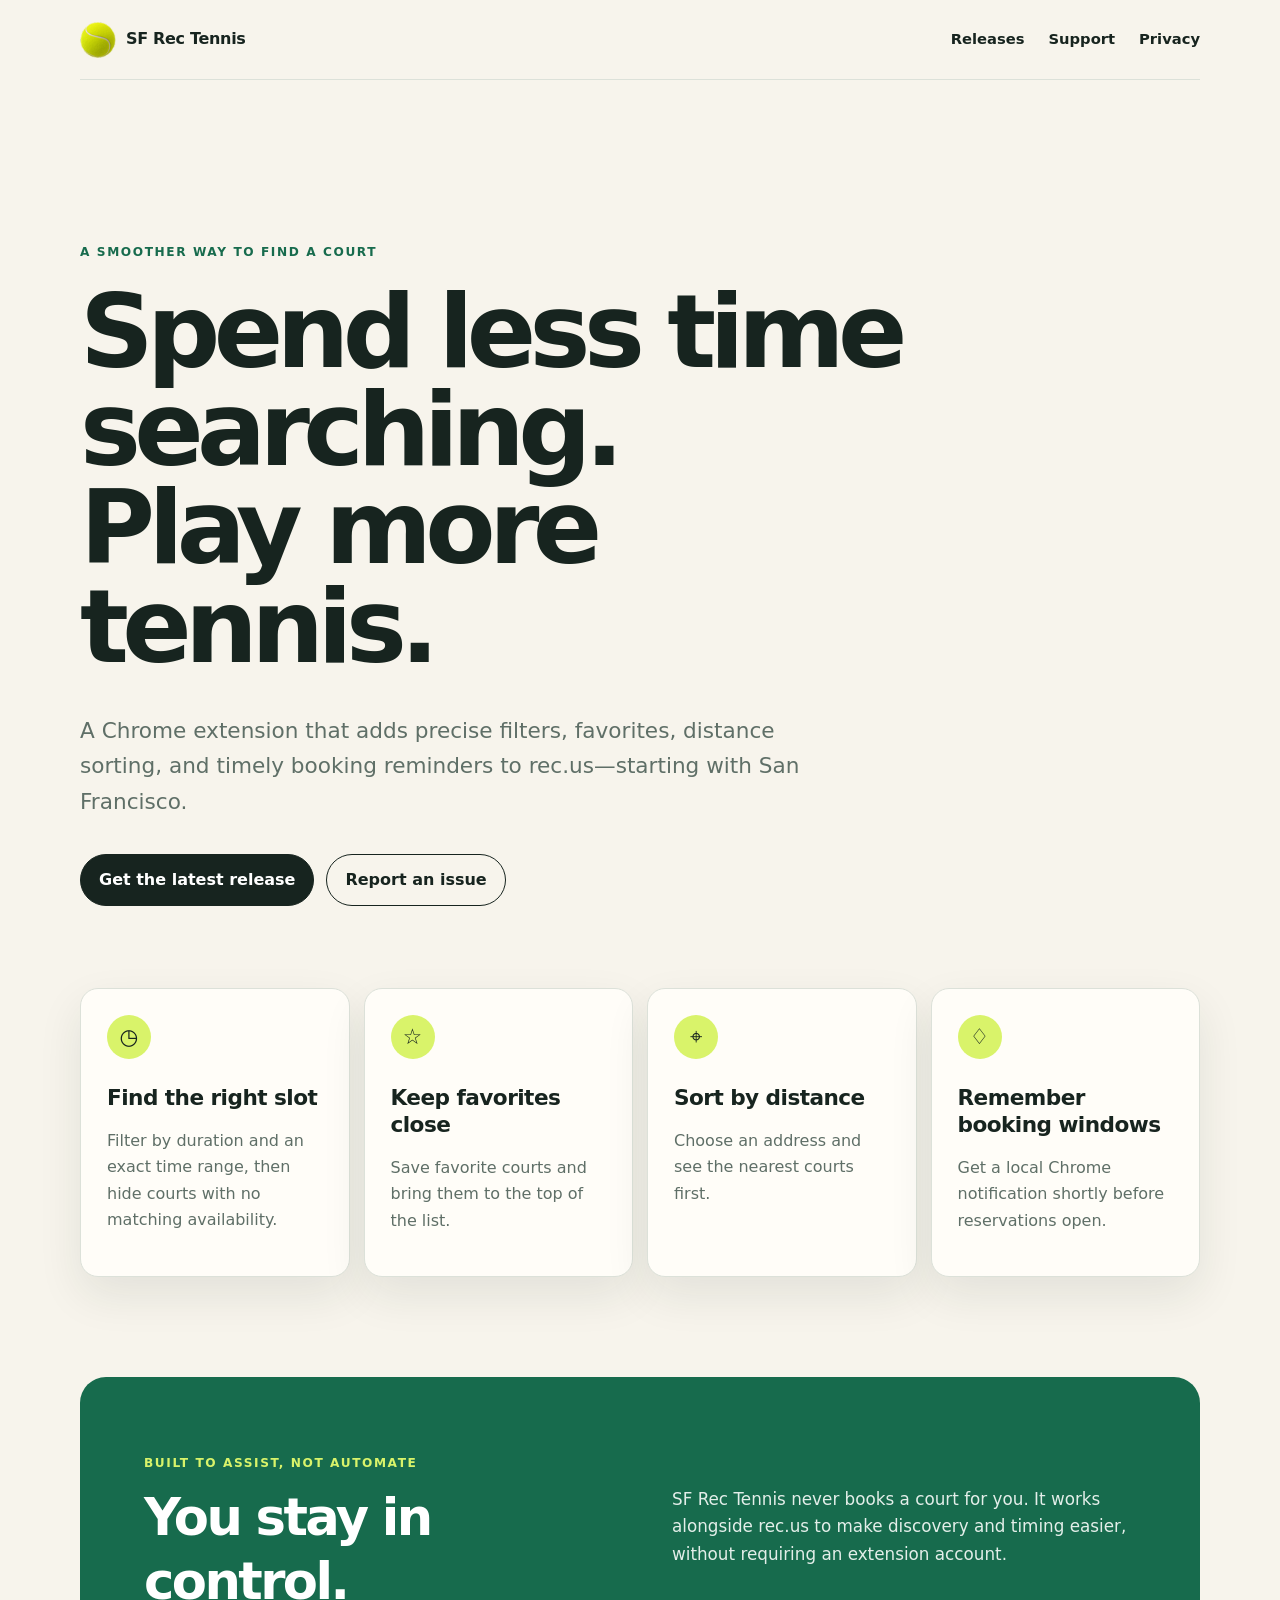
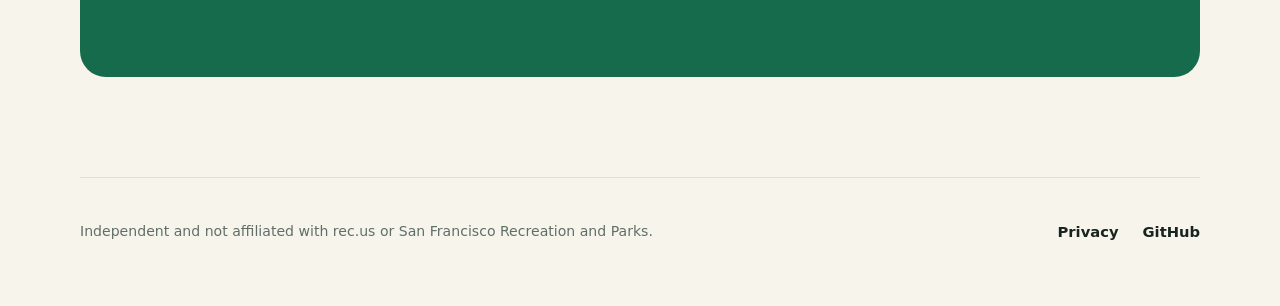
<file: docs/index.html>
<!doctype html>
<html lang="en">
  <head>
    <meta charset="utf-8">
    <meta name="viewport" content="width=device-width, initial-scale=1">
    <meta name="description" content="SF Rec Tennis adds better filters, favorites, distance sorting, and reservation reminders to rec.us tennis listings.">
    <title>SF Rec Tennis</title>
    <link rel="icon" href="icon-48.png">
    <link rel="stylesheet" href="styles.css">
  </head>
  <body>
    <header class="nav">
      <a class="brand" href="./"><img src="icon-48.png" alt="" width="36" height="36">SF Rec Tennis</a>
      <nav aria-label="Main navigation">
        <a href="https://github.com/araid/sf-rec-tennis/releases">Releases</a>
        <a href="https://github.com/araid/sf-rec-tennis/issues">Support</a>
        <a href="privacy.html">Privacy</a>
      </nav>
    </header>
    <main>
      <section class="hero">
        <p class="eyebrow">A smoother way to find a court</p>
        <h1>Spend less time searching.<br>Play more tennis.</h1>
        <p class="lede">A Chrome extension that adds precise filters, favorites, distance sorting, and timely booking reminders to rec.us—starting with San Francisco.</p>
        <div class="actions">
          <a class="button primary" href="https://github.com/araid/sf-rec-tennis/releases">Get the latest release</a>
          <a class="button" href="https://github.com/araid/sf-rec-tennis/issues">Report an issue</a>
        </div>
      </section>
      <section class="features" aria-label="Features">
        <article><span aria-hidden="true">◷</span><h2>Find the right slot</h2><p>Filter by duration and an exact time range, then hide courts with no matching availability.</p></article>
        <article><span aria-hidden="true">☆</span><h2>Keep favorites close</h2><p>Save favorite courts and bring them to the top of the list.</p></article>
        <article><span aria-hidden="true">⌖</span><h2>Sort by distance</h2><p>Choose an address and see the nearest courts first.</p></article>
        <article><span aria-hidden="true">♢</span><h2>Remember booking windows</h2><p>Get a local Chrome notification shortly before reservations open.</p></article>
      </section>
      <section class="note">
        <div><p class="eyebrow">Built to assist, not automate</p><h2>You stay in control.</h2></div>
        <p>SF Rec Tennis never books a court for you. It works alongside rec.us to make discovery and timing easier, without requiring an extension account.</p>
      </section>
    </main>
    <footer>
      <p>Independent and not affiliated with rec.us or San Francisco Recreation and Parks.</p>
      <div><a href="privacy.html">Privacy</a><a href="https://github.com/araid/sf-rec-tennis">GitHub</a></div>
    </footer>
  </body>
</html>
</file>
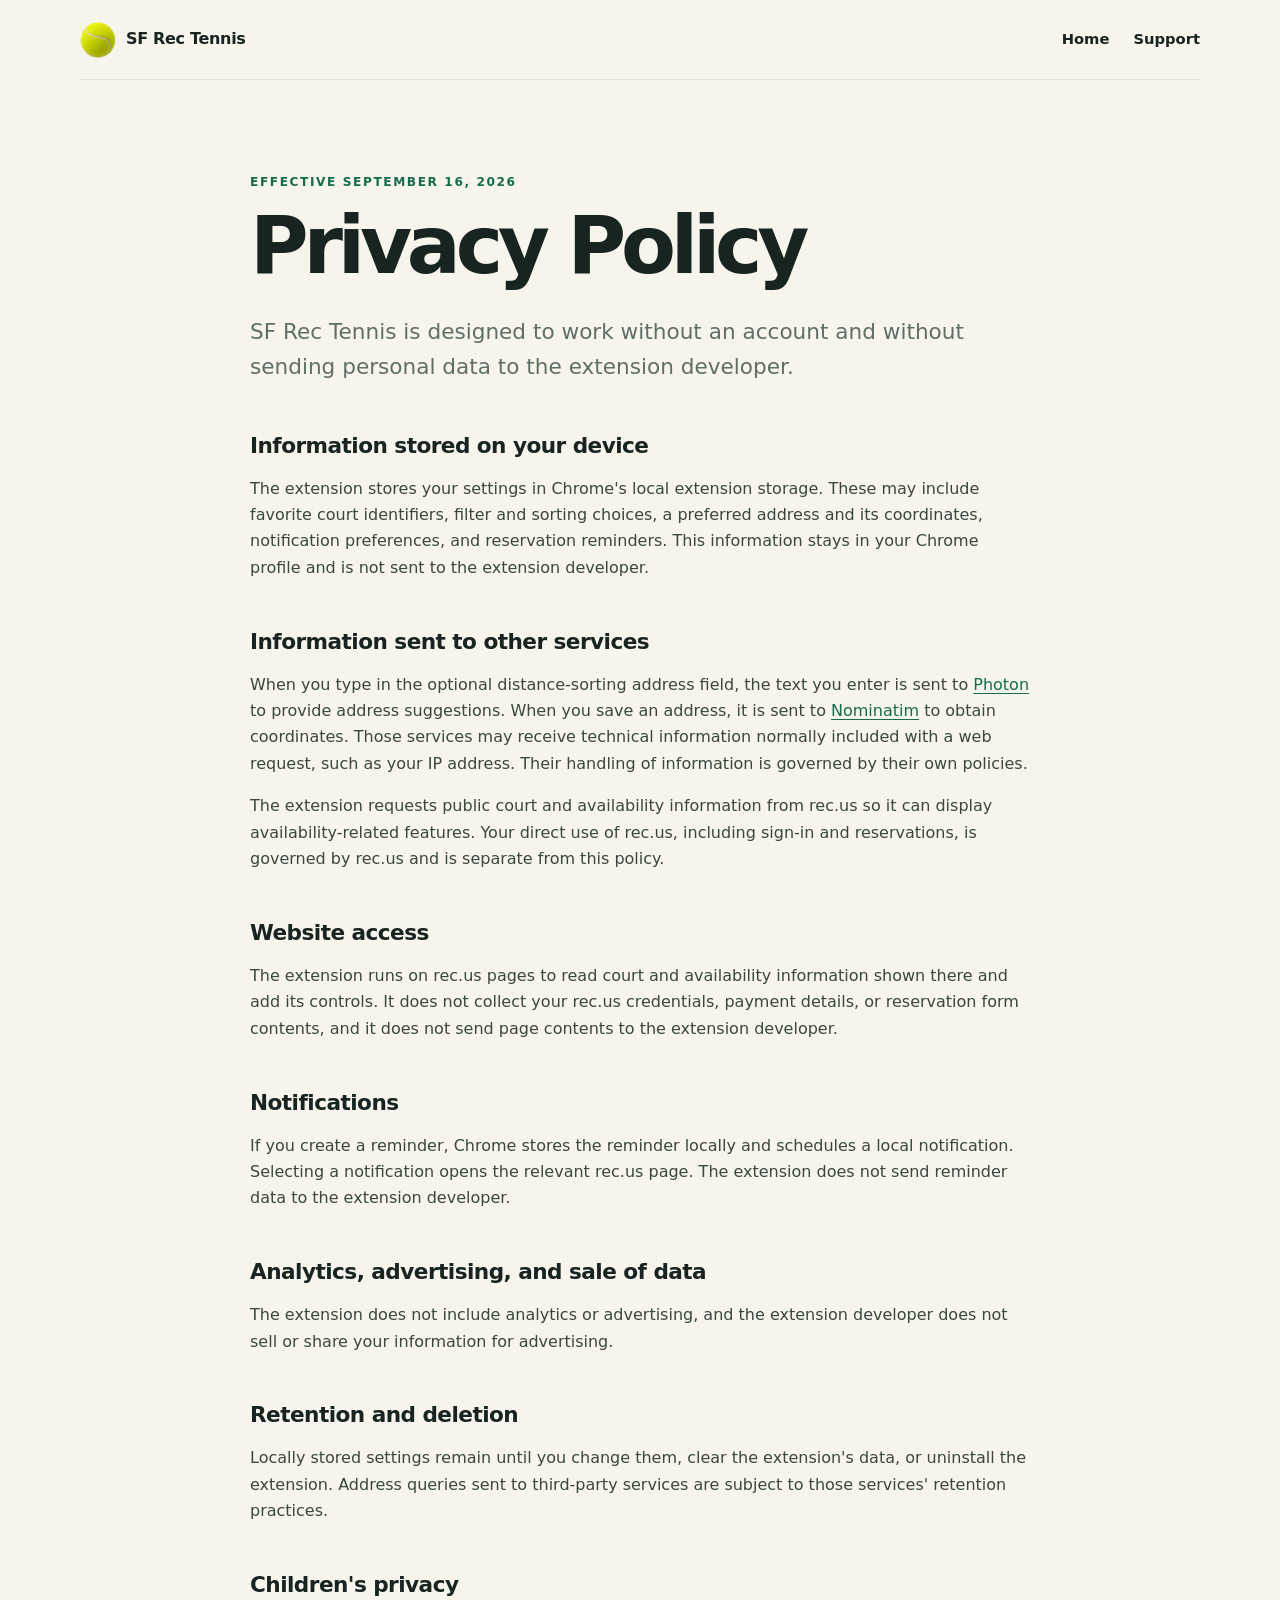
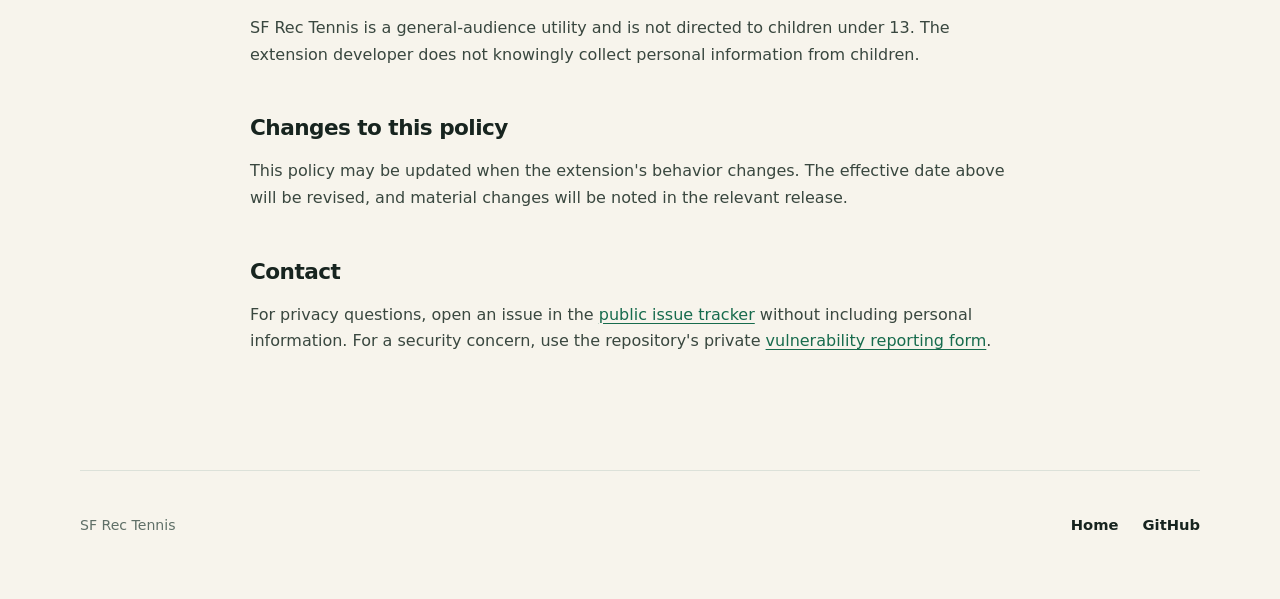
<file: docs/privacy.html>
<!doctype html>
<html lang="en">
  <head>
    <meta charset="utf-8">
    <meta name="viewport" content="width=device-width, initial-scale=1">
    <meta name="description" content="Privacy policy for the SF Rec Tennis Chrome extension.">
    <title>Privacy Policy · SF Rec Tennis</title>
    <link rel="icon" href="icon-48.png">
    <link rel="stylesheet" href="styles.css">
  </head>
  <body>
    <header class="nav">
      <a class="brand" href="./"><img src="icon-48.png" alt="" width="36" height="36">SF Rec Tennis</a>
      <nav aria-label="Main navigation"><a href="./">Home</a><a href="https://github.com/araid/sf-rec-tennis/issues">Support</a></nav>
    </header>
    <main class="policy">
      <p class="eyebrow">Effective September 16, 2026</p>
      <h1>Privacy Policy</h1>
      <p class="lede">SF Rec Tennis is designed to work without an account and without sending personal data to the extension developer.</p>

      <h2>Information stored on your device</h2>
      <p>The extension stores your settings in Chrome's local extension storage. These may include favorite court identifiers, filter and sorting choices, a preferred address and its coordinates, notification preferences, and reservation reminders. This information stays in your Chrome profile and is not sent to the extension developer.</p>

      <h2>Information sent to other services</h2>
      <p>When you type in the optional distance-sorting address field, the text you enter is sent to <a href="https://photon.komoot.io/">Photon</a> to provide address suggestions. When you save an address, it is sent to <a href="https://nominatim.openstreetmap.org/">Nominatim</a> to obtain coordinates. Those services may receive technical information normally included with a web request, such as your IP address. Their handling of information is governed by their own policies.</p>
      <p>The extension requests public court and availability information from rec.us so it can display availability-related features. Your direct use of rec.us, including sign-in and reservations, is governed by rec.us and is separate from this policy.</p>

      <h2>Website access</h2>
      <p>The extension runs on rec.us pages to read court and availability information shown there and add its controls. It does not collect your rec.us credentials, payment details, or reservation form contents, and it does not send page contents to the extension developer.</p>

      <h2>Notifications</h2>
      <p>If you create a reminder, Chrome stores the reminder locally and schedules a local notification. Selecting a notification opens the relevant rec.us page. The extension does not send reminder data to the extension developer.</p>

      <h2>Analytics, advertising, and sale of data</h2>
      <p>The extension does not include analytics or advertising, and the extension developer does not sell or share your information for advertising.</p>

      <h2>Retention and deletion</h2>
      <p>Locally stored settings remain until you change them, clear the extension's data, or uninstall the extension. Address queries sent to third-party services are subject to those services' retention practices.</p>

      <h2>Children's privacy</h2>
      <p>SF Rec Tennis is a general-audience utility and is not directed to children under 13. The extension developer does not knowingly collect personal information from children.</p>

      <h2>Changes to this policy</h2>
      <p>This policy may be updated when the extension's behavior changes. The effective date above will be revised, and material changes will be noted in the relevant release.</p>

      <h2>Contact</h2>
      <p>For privacy questions, open an issue in the <a href="https://github.com/araid/sf-rec-tennis/issues">public issue tracker</a> without including personal information. For a security concern, use the repository's private <a href="https://github.com/araid/sf-rec-tennis/security/advisories/new">vulnerability reporting form</a>.</p>
    </main>
    <footer><p>SF Rec Tennis</p><div><a href="./">Home</a><a href="https://github.com/araid/sf-rec-tennis">GitHub</a></div></footer>
  </body>
</html>
</file>
<file: docs/styles.css>
:root {
  color-scheme: light;
  --ink: #17241f;
  --muted: #5f6f67;
  --paper: #f7f4ec;
  --card: #fffdf8;
  --line: #dce1d9;
  --green: #176b4d;
  --lime: #d9f36a;
  --shadow: 0 18px 45px rgba(22, 49, 38, .09);
}
* { box-sizing: border-box; }
html { scroll-behavior: smooth; }
body { margin: 0; background: var(--paper); color: var(--ink); font-family: Inter, ui-sans-serif, system-ui, -apple-system, BlinkMacSystemFont, "Segoe UI", sans-serif; line-height: 1.65; }
a { color: var(--green); text-underline-offset: 3px; }
.nav, main, footer { width: min(1120px, calc(100% - 40px)); margin-inline: auto; }
.nav { min-height: 80px; display: flex; align-items: center; justify-content: space-between; border-bottom: 1px solid var(--line); }
.brand { display: inline-flex; gap: 10px; align-items: center; color: var(--ink); font-weight: 800; text-decoration: none; letter-spacing: -.02em; }
.brand img { border-radius: 9px; }
nav, footer div { display: flex; gap: 24px; }
nav a, footer a { color: var(--ink); font-size: .92rem; font-weight: 650; text-decoration: none; }
.hero { padding: clamp(76px, 12vw, 150px) 0 82px; max-width: 880px; }
.eyebrow { color: var(--green); font-size: .76rem; font-weight: 800; letter-spacing: .13em; text-transform: uppercase; }
h1 { margin: .2em 0 .36em; font-size: clamp(3rem, 8vw, 6.4rem); line-height: .96; letter-spacing: -.065em; }
.lede { max-width: 760px; color: var(--muted); font-size: clamp(1.08rem, 2.2vw, 1.35rem); }
.actions { display: flex; flex-wrap: wrap; gap: 12px; margin-top: 34px; }
.button { display: inline-block; padding: 12px 18px; border: 1px solid var(--ink); border-radius: 999px; color: var(--ink); font-weight: 750; text-decoration: none; }
.button.primary { background: var(--ink); color: white; }
.features { display: grid; grid-template-columns: repeat(4, 1fr); gap: 14px; }
.features article { min-height: 255px; padding: 26px; background: var(--card); border: 1px solid var(--line); border-radius: 18px; box-shadow: var(--shadow); }
.features span { display: grid; width: 44px; height: 44px; place-items: center; border-radius: 50%; background: var(--lime); color: var(--ink); font-size: 1.35rem; }
h2 { margin: 1.2em 0 .35em; font-size: 1.35rem; line-height: 1.25; letter-spacing: -.025em; }
.features p, .note > p { color: var(--muted); }
.note { display: grid; grid-template-columns: 1fr 1fr; gap: 64px; align-items: center; margin-block: 100px; padding: clamp(28px, 5vw, 64px); background: var(--green); color: white; border-radius: 26px; }
.note .eyebrow { color: var(--lime); }
.note h2 { margin: 0; font-size: clamp(2rem, 4vw, 3.5rem); letter-spacing: -.05em; }
.note > p { color: #e3eee9; font-size: 1.05rem; }
.policy { max-width: 780px; padding: 80px 0 100px; }
.policy h1 { font-size: clamp(3rem, 7vw, 5rem); }
.policy h2 { margin-top: 2.2em; }
.policy p:not(.eyebrow):not(.lede) { color: #39473f; }
footer { display: flex; justify-content: space-between; align-items: center; padding: 28px 0 48px; border-top: 1px solid var(--line); color: var(--muted); font-size: .88rem; }
@media (max-width: 820px) { .features { grid-template-columns: repeat(2, 1fr); } .note { grid-template-columns: 1fr; gap: 12px; } }
@media (max-width: 560px) { .nav { align-items: flex-start; padding: 18px 0; gap: 18px; } .nav, footer { flex-direction: column; } nav { gap: 14px; flex-wrap: wrap; } .hero { padding-top: 70px; } .features { grid-template-columns: 1fr; } .features article { min-height: 0; } footer { align-items: flex-start; } }
</file>
